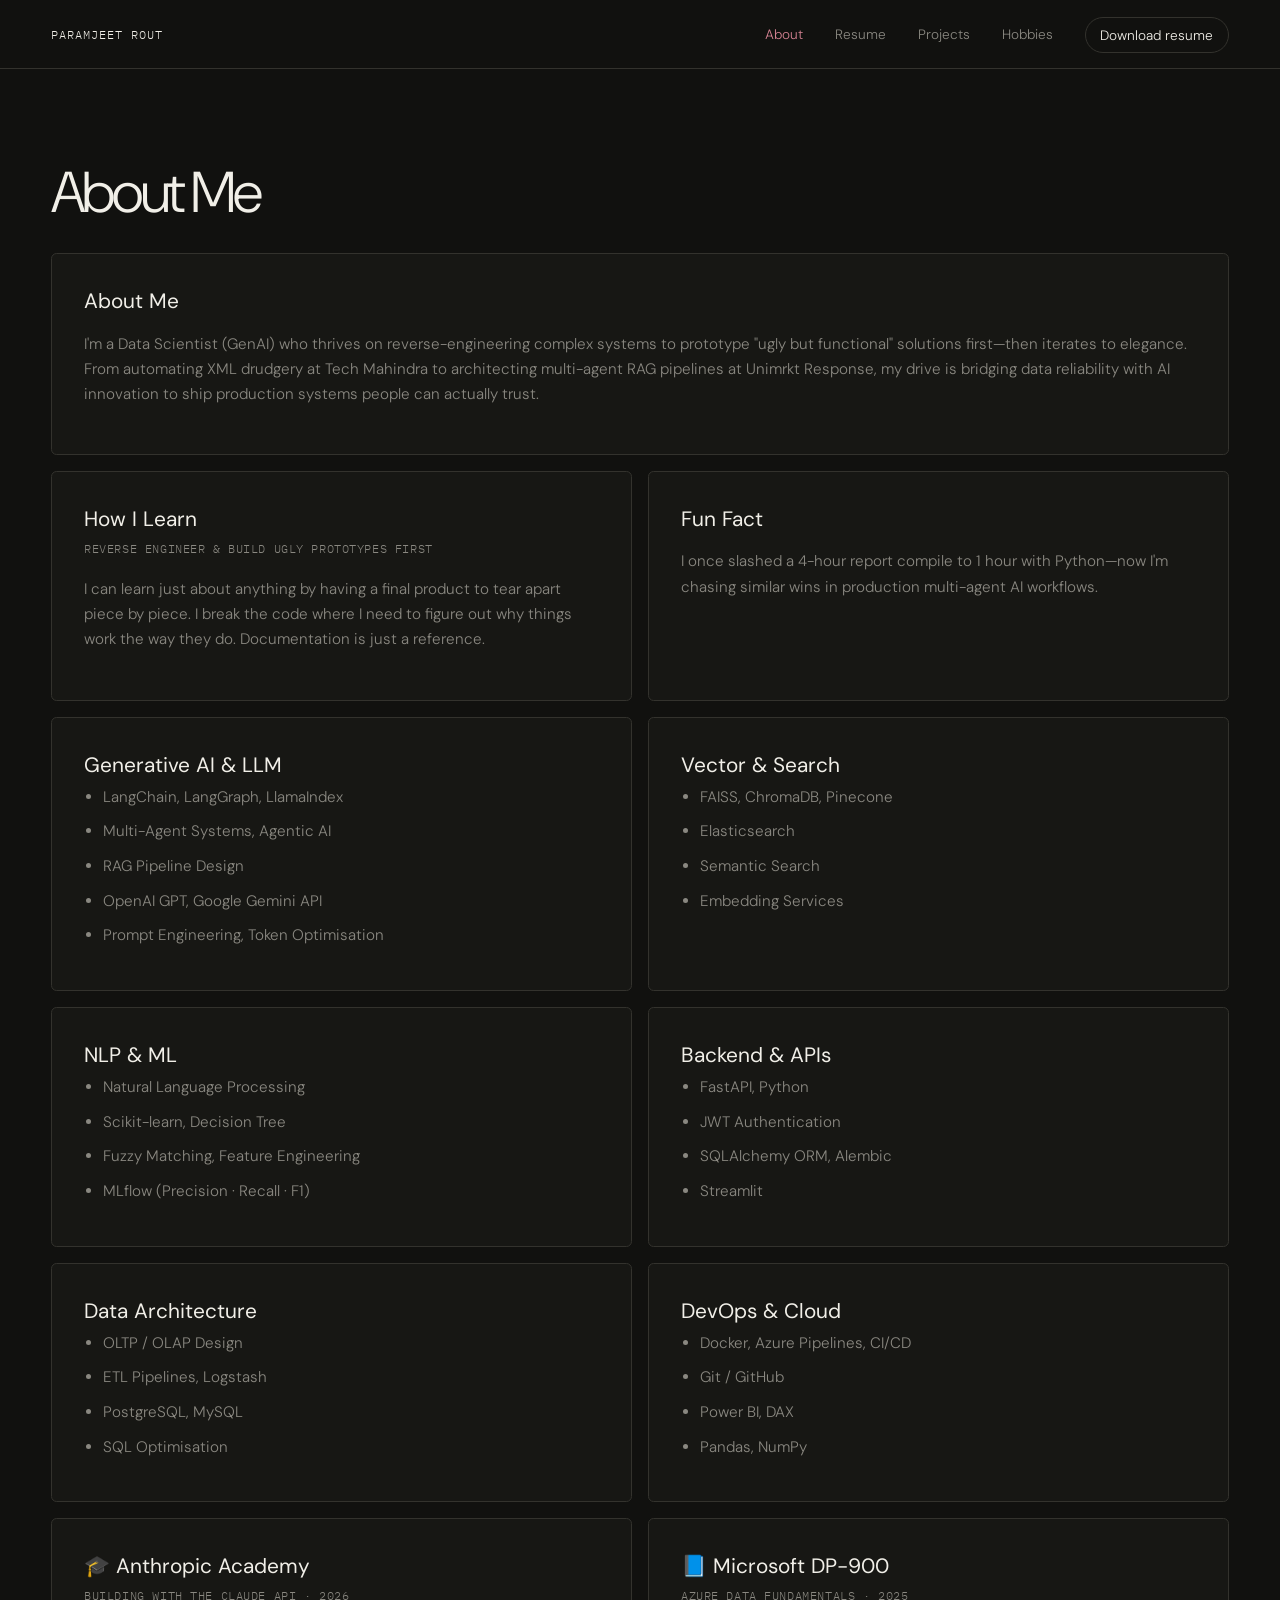
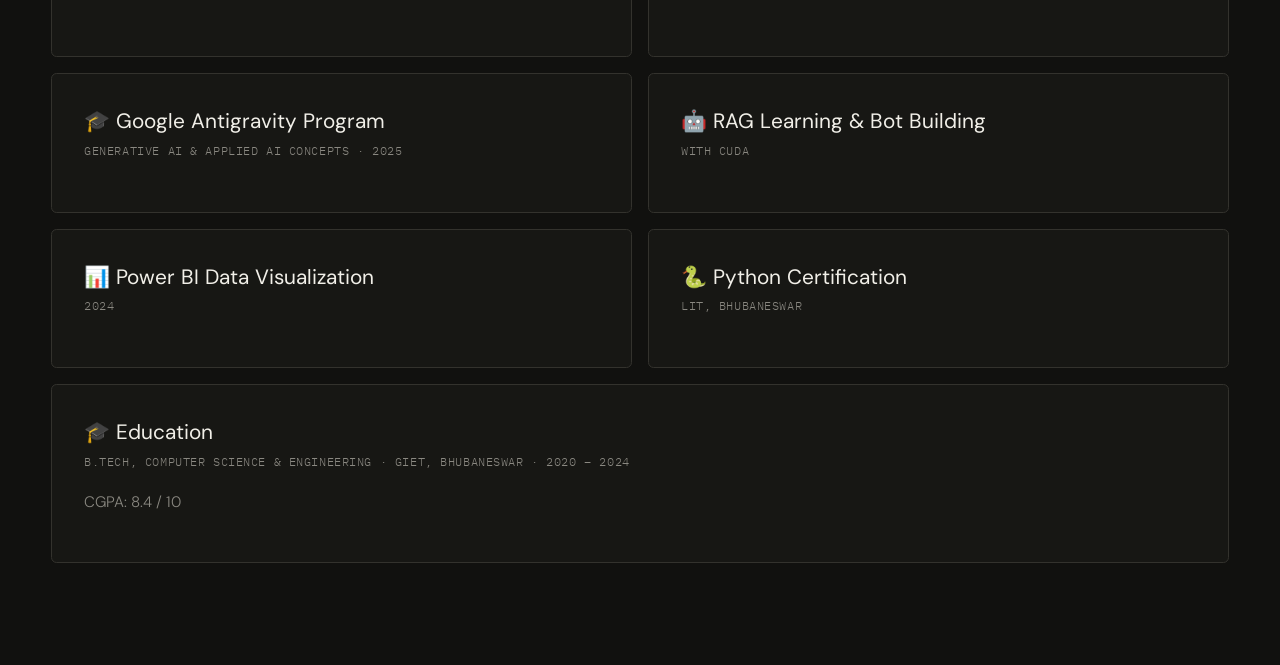
<file: about.html>
<!-- param/about.html -->

<!DOCTYPE html>
<html lang="en">
<head>
  <meta name="viewport" content="width=device-width, initial-scale=1.0" />
  <meta charset="UTF-8">
  <meta name="description" content="About Paramjeet Rout, a Data Scientist (GenAI) building reliable RAG, analytics, and automation systems.">
  <meta name="theme-color" content="#11110f">
  <meta property="og:type" content="website">
  <meta property="og:title" content="About Paramjeet Rout">
  <meta property="og:description" content="Generative AI, data engineering, analytics, and backend skills from Paramjeet Rout.">
  <meta property="og:image" content="og-card.png">
  <meta property="og:url" content="https://routparam12.github.io/param/about.html">
  <meta name="twitter:card" content="summary_large_image">
  <meta name="twitter:title" content="About Paramjeet Rout">
  <meta name="twitter:description" content="Generative AI, data engineering, analytics, and backend skills from Paramjeet Rout.">
  <meta name="twitter:image" content="og-card.png">
  <title>About - Paramjeet Rout</title>
  <link rel="icon" type="image/png" href="love.png">
  <link rel="preconnect" href="https://fonts.googleapis.com">
  <link rel="preconnect" href="https://fonts.gstatic.com" crossorigin>
  <link href="https://fonts.googleapis.com/css2?family=DM+Sans:wght@300;400;500;600&family=IBM+Plex+Mono:wght@400;500&display=swap" rel="stylesheet">
  <link rel="stylesheet" href="style.css" />
  <script defer src="theme.js"></script>
</head>

<body data-page="about">
  <div id="nav-placeholder"></div>

  <main>
    <header class="page-header">
      <h1>About Me</h1>
    </header>

    <div class="card-grid">

      <div class="info-card span-2">
        <h3>About Me</h3>
        <p>I'm a Data Scientist (GenAI) who thrives on reverse-engineering complex systems to prototype "ugly but functional" solutions first—then iterates to elegance. From automating XML drudgery at Tech Mahindra to architecting multi-agent RAG pipelines at Unimrkt Response, my drive is bridging data reliability with AI innovation to ship production systems people can actually trust.</p>
      </div>

      <div class="info-card">
        <h3>How I Learn</h3>
        <p class="card-meta">Reverse Engineer &amp; Build Ugly Prototypes First</p>
        <p>I can learn just about anything by having a final product to tear apart piece by piece. I break the code where I need to figure out why things work the way they do. Documentation is just a reference.</p>
      </div>

      <div class="info-card">
        <h3>Fun Fact</h3>
        <p>I once slashed a 4-hour report compile to 1 hour with Python—now I'm chasing similar wins in production multi-agent AI workflows.</p>
      </div>

      <div class="info-card">
        <h3>Generative AI &amp; LLM</h3>
        <ul>
          <li>LangChain, LangGraph, LlamaIndex</li>
          <li>Multi-Agent Systems, Agentic AI</li>
          <li>RAG Pipeline Design</li>
          <li>OpenAI GPT, Google Gemini API</li>
          <li>Prompt Engineering, Token Optimisation</li>
        </ul>
      </div>

      <div class="info-card">
        <h3>Vector &amp; Search</h3>
        <ul>
          <li>FAISS, ChromaDB, Pinecone</li>
          <li>Elasticsearch</li>
          <li>Semantic Search</li>
          <li>Embedding Services</li>
        </ul>
      </div>

      <div class="info-card">
        <h3>NLP &amp; ML</h3>
        <ul>
          <li>Natural Language Processing</li>
          <li>Scikit-learn, Decision Tree</li>
          <li>Fuzzy Matching, Feature Engineering</li>
          <li>MLflow (Precision · Recall · F1)</li>
        </ul>
      </div>

      <div class="info-card">
        <h3>Backend &amp; APIs</h3>
        <ul>
          <li>FastAPI, Python</li>
          <li>JWT Authentication</li>
          <li>SQLAlchemy ORM, Alembic</li>
          <li>Streamlit</li>
        </ul>
      </div>

      <div class="info-card">
        <h3>Data Architecture</h3>
        <ul>
          <li>OLTP / OLAP Design</li>
          <li>ETL Pipelines, Logstash</li>
          <li>PostgreSQL, MySQL</li>
          <li>SQL Optimisation</li>
        </ul>
      </div>

      <div class="info-card">
        <h3>DevOps &amp; Cloud</h3>
        <ul>
          <li>Docker, Azure Pipelines, CI/CD</li>
          <li>Git / GitHub</li>
          <li>Power BI, DAX</li>
          <li>Pandas, NumPy</li>
        </ul>
      </div>

      <div class="info-card">
        <h3>🎓 Anthropic Academy</h3>
        <p class="card-meta">Building with the Claude API · 2026</p>
      </div>

      <div class="info-card">
        <h3>📘 Microsoft DP-900</h3>
        <p class="card-meta">Azure Data Fundamentals · 2025</p>
      </div>

      <div class="info-card">
        <h3>🎓 Google Antigravity Program</h3>
        <p class="card-meta">Generative AI &amp; Applied AI Concepts · 2025</p>
      </div>

      <div class="info-card">
        <h3>🤖 RAG Learning &amp; Bot Building</h3>
        <p class="card-meta">With CUDA</p>
      </div>

      <div class="info-card">
        <h3>📊 Power BI Data Visualization</h3>
        <p class="card-meta">2024</p>
      </div>

      <div class="info-card">
        <h3>🐍 Python Certification</h3>
        <p class="card-meta">LIT, Bhubaneswar</p>
      </div>

      <div class="info-card span-2">
        <h3>🎓 Education</h3>
        <p class="card-meta">B.Tech, Computer Science &amp; Engineering · GIET, Bhubaneswar · 2020 – 2024</p>
        <p>CGPA: 8.4 / 10</p>
      </div>

    </div>
  </main>
</body>
</html>
</file>
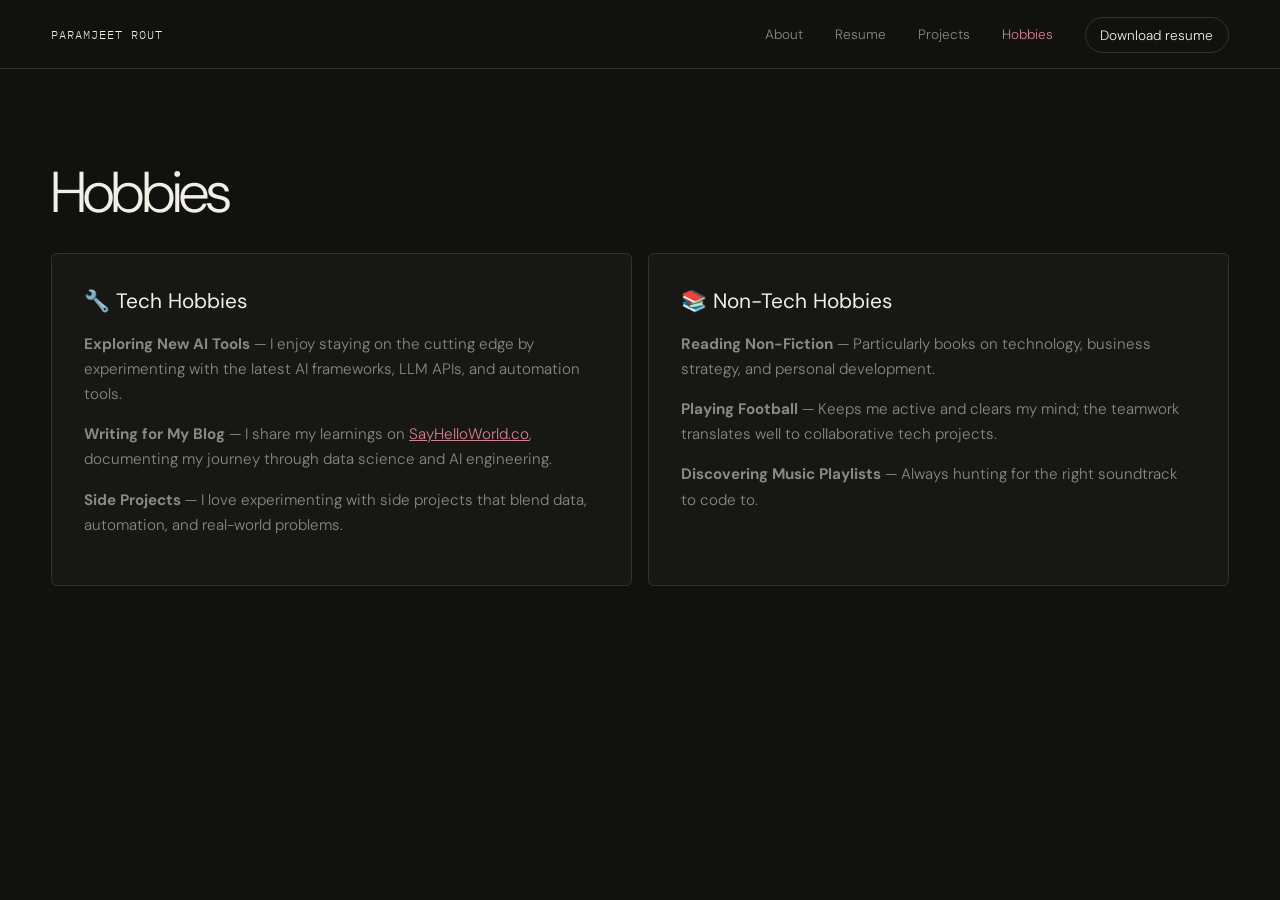
<file: hobbies.html>
<!-- param/hobbies.html -->

<!DOCTYPE html>
<html lang="en">
<head>
  <meta name="viewport" content="width=device-width, initial-scale=1.0" />
  <meta charset="UTF-8">
  <meta name="description" content="Hobbies and writing from Paramjeet Rout, including AI tools, side projects, non-fiction, football, and music.">
  <meta name="theme-color" content="#11110f">
  <meta property="og:type" content="website">
  <meta property="og:title" content="Hobbies - Paramjeet Rout">
  <meta property="og:description" content="The writing, learning habits, and non-work interests behind Paramjeet Rout.">
  <meta property="og:image" content="og-card.png">
  <meta property="og:url" content="https://routparam12.github.io/param/hobbies.html">
  <meta name="twitter:card" content="summary_large_image">
  <meta name="twitter:title" content="Hobbies - Paramjeet Rout">
  <meta name="twitter:description" content="The writing, learning habits, and non-work interests behind Paramjeet Rout.">
  <meta name="twitter:image" content="og-card.png">
  <title>Hobbies - Paramjeet Rout</title>
  <link rel="icon" type="image/png" href="love.png">
  <link rel="preconnect" href="https://fonts.googleapis.com">
  <link rel="preconnect" href="https://fonts.gstatic.com" crossorigin>
  <link href="https://fonts.googleapis.com/css2?family=DM+Sans:wght@300;400;500;600&family=IBM+Plex+Mono:wght@400;500&display=swap" rel="stylesheet">
  <link rel="stylesheet" href="style.css" />
  <script defer src="theme.js"></script>
</head>

<body data-page="hobbies">
  <div id="nav-placeholder"></div>

  <main>
    <header class="page-header">
      <h1>Hobbies</h1>
    </header>

    <div class="card-grid">

      <div class="info-card">
        <h3>🔧 Tech Hobbies</h3>
        <p><strong>Exploring New AI Tools</strong> — I enjoy staying on the cutting edge by experimenting with the latest AI frameworks, LLM APIs, and automation tools.</p>
        <p><strong>Writing for My Blog</strong> — I share my learnings on <a href="https://sayhelloworld.co" target="_blank" rel="noreferrer" style="color: var(--accent);">SayHelloWorld.co</a>, documenting my journey through data science and AI engineering.</p>
        <p><strong>Side Projects</strong> — I love experimenting with side projects that blend data, automation, and real-world problems.</p>
      </div>

      <div class="info-card">
        <h3>📚 Non-Tech Hobbies</h3>
        <p><strong>Reading Non-Fiction</strong> — Particularly books on technology, business strategy, and personal development.</p>
        <p><strong>Playing Football</strong> — Keeps me active and clears my mind; the teamwork translates well to collaborative tech projects.</p>
        <p><strong>Discovering Music Playlists</strong> — Always hunting for the right soundtrack to code to.</p>
      </div>

    </div>
  </main>
</body>
</html>
</file>
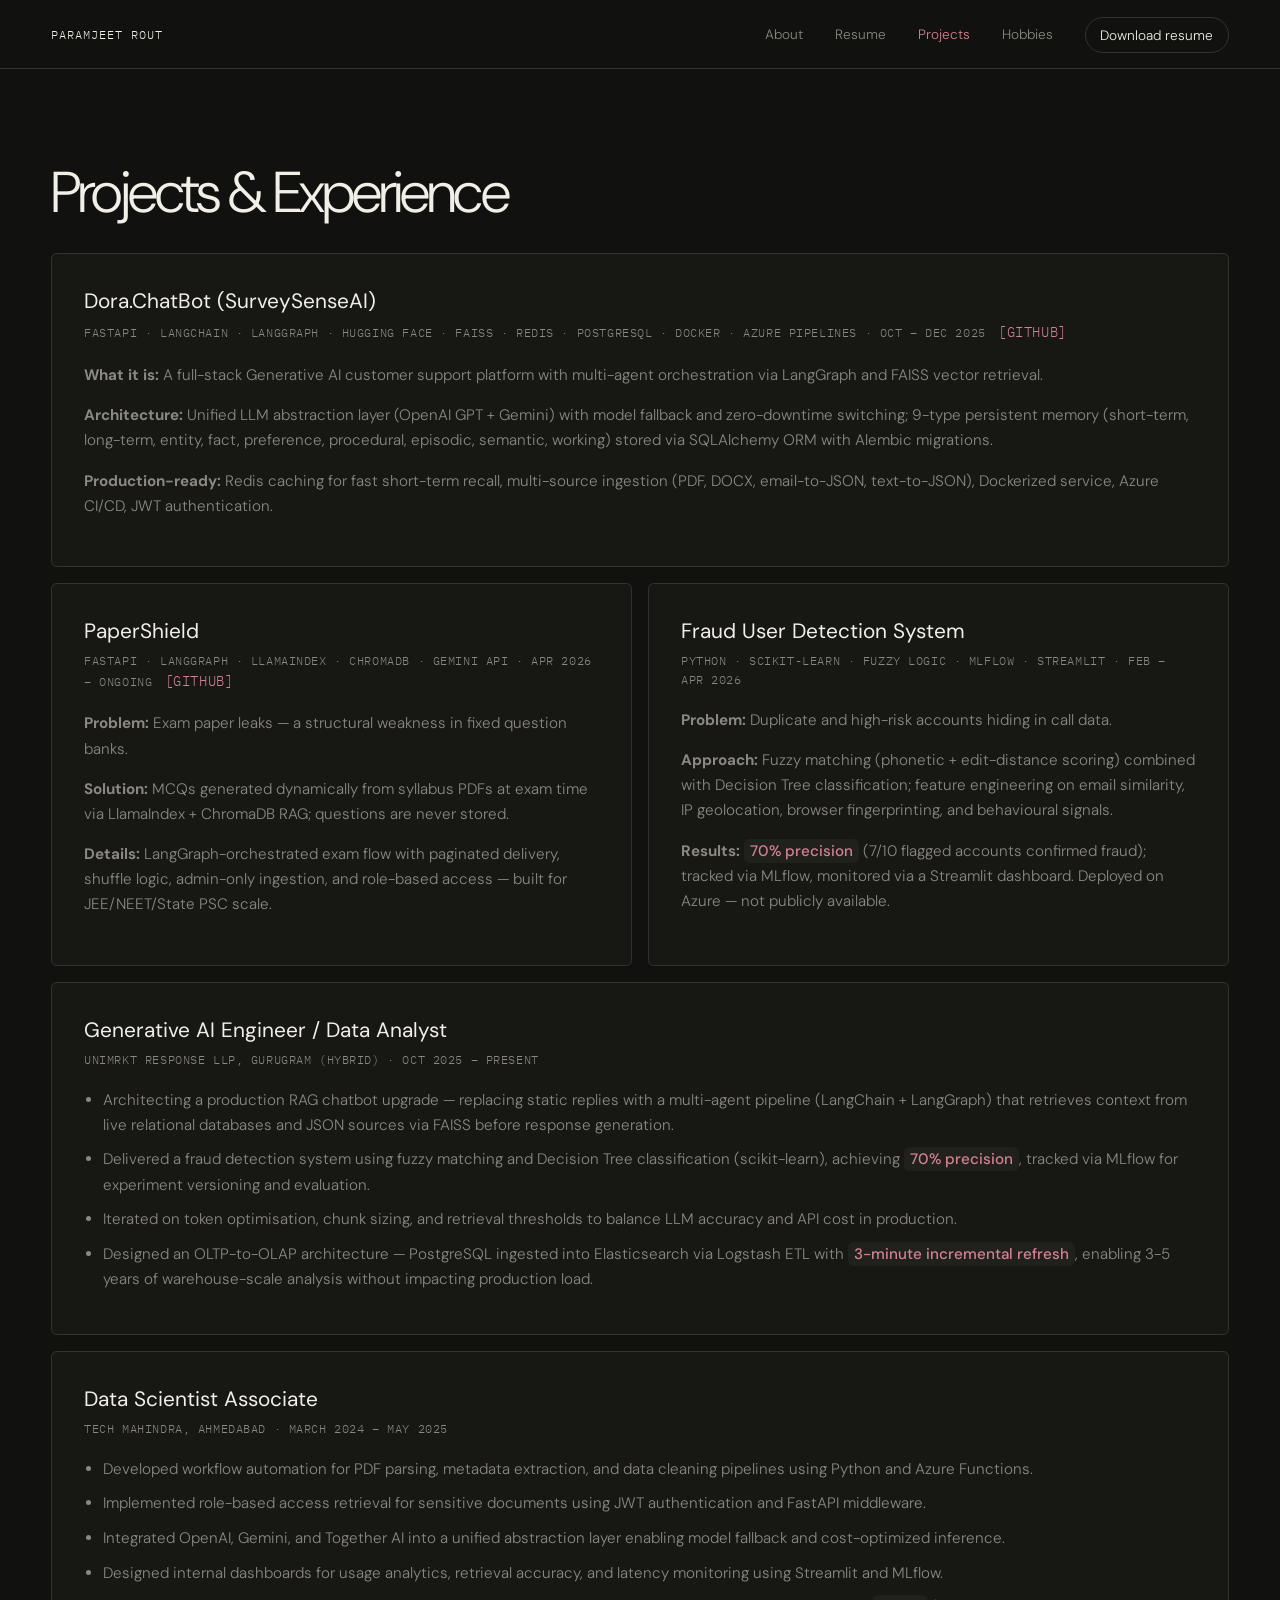
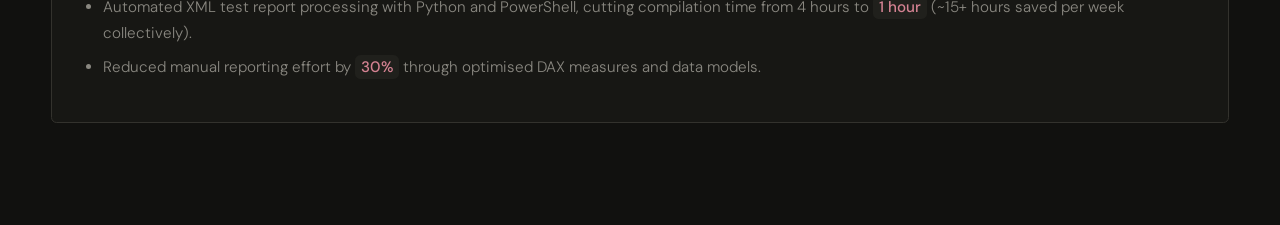
<file: projects.html>
<!-- param/projects.html -->

<!DOCTYPE html>
<html lang="en">
<head>
  <meta name="viewport" content="width=device-width, initial-scale=1.0" />
  <meta charset="UTF-8">
  <meta name="description" content="Projects and experience from Paramjeet Rout across production RAG, fraud detection, exam generation, analytics, and automation.">
  <meta name="theme-color" content="#11110f">
  <meta property="og:type" content="website">
  <meta property="og:title" content="Projects - Paramjeet Rout">
  <meta property="og:description" content="Selected Generative AI, applied ML, and analytics projects from Paramjeet Rout.">
  <meta property="og:image" content="og-card.png">
  <meta property="og:url" content="https://routparam12.github.io/param/projects.html">
  <meta name="twitter:card" content="summary_large_image">
  <meta name="twitter:title" content="Projects - Paramjeet Rout">
  <meta name="twitter:description" content="Selected Generative AI, applied ML, and analytics projects from Paramjeet Rout.">
  <meta name="twitter:image" content="og-card.png">
  <title>Projects & Experience - Paramjeet Rout</title>
  <link rel="icon" type="image/png" href="love.png">
  <link rel="preconnect" href="https://fonts.googleapis.com">
  <link rel="preconnect" href="https://fonts.gstatic.com" crossorigin>
  <link href="https://fonts.googleapis.com/css2?family=DM+Sans:wght@300;400;500;600&family=IBM+Plex+Mono:wght@400;500&display=swap" rel="stylesheet">
  <link rel="stylesheet" href="style.css" />
  <script defer src="theme.js"></script>
</head>

<body data-page="projects">
  <div id="nav-placeholder"></div>

  <main>
    <header class="page-header">
      <h1>Projects &amp; Experience</h1>
    </header>

    <div class="card-grid">

      <div class="info-card span-2">
        <h3>Dora.ChatBot (SurveySenseAI)</h3>
        <p class="card-meta">FastAPI · LangChain · LangGraph · Hugging Face · FAISS · Redis · PostgreSQL · Docker · Azure Pipelines · Oct – Dec 2025
          <a href="https://github.com/routparam12/Dora.ChatBot" class="project-link" target="_blank" rel="noreferrer">[GitHub]</a>
        </p>
        <p><strong>What it is:</strong> A full-stack Generative AI customer support platform with multi-agent orchestration via LangGraph and FAISS vector retrieval.</p>
        <p><strong>Architecture:</strong> Unified LLM abstraction layer (OpenAI GPT + Gemini) with model fallback and zero-downtime switching; 9-type persistent memory (short-term, long-term, entity, fact, preference, procedural, episodic, semantic, working) stored via SQLAlchemy ORM with Alembic migrations.</p>
        <p><strong>Production-ready:</strong> Redis caching for fast short-term recall, multi-source ingestion (PDF, DOCX, email-to-JSON, text-to-JSON), Dockerized service, Azure CI/CD, JWT authentication.</p>
      </div>

      <div class="info-card">
        <h3>PaperShield</h3>
        <p class="card-meta">FastAPI · LangGraph · LlamaIndex · ChromaDB · Gemini API · Apr 2026 – Ongoing
          <a href="https://github.com/routparam12/PaperShield-AI-Exam-Engine-for-Leak-Proof-Assessments" class="project-link" target="_blank" rel="noreferrer">[GitHub]</a>
        </p>
        <p><strong>Problem:</strong> Exam paper leaks — a structural weakness in fixed question banks.</p>
        <p><strong>Solution:</strong> MCQs generated dynamically from syllabus PDFs at exam time via LlamaIndex + ChromaDB RAG; questions are never stored.</p>
        <p><strong>Details:</strong> LangGraph-orchestrated exam flow with paginated delivery, shuffle logic, admin-only ingestion, and role-based access — built for JEE/NEET/State PSC scale.</p>
      </div>

      <div class="info-card">
        <h3>Fraud User Detection System</h3>
        <p class="card-meta">Python · Scikit-learn · Fuzzy Logic · MLflow · Streamlit · Feb – Apr 2026</p>
        <p><strong>Problem:</strong> Duplicate and high-risk accounts hiding in call data.</p>
        <p><strong>Approach:</strong> Fuzzy matching (phonetic + edit-distance scoring) combined with Decision Tree classification; feature engineering on email similarity, IP geolocation, browser fingerprinting, and behavioural signals.</p>
        <p><strong>Results:</strong> <span class="metric-highlight">70% precision</span> (7/10 flagged accounts confirmed fraud); tracked via MLflow, monitored via a Streamlit dashboard. Deployed on Azure — not publicly available.</p>
      </div>

      <div class="info-card span-2">
        <h3>Generative AI Engineer / Data Analyst</h3>
        <p class="card-meta">Unimrkt Response LLP, Gurugram (Hybrid) · Oct 2025 – Present</p>
        <ul>
          <li>Architecting a production RAG chatbot upgrade — replacing static replies with a multi-agent pipeline (LangChain + LangGraph) that retrieves context from live relational databases and JSON sources via FAISS before response generation.</li>
          <li>Delivered a fraud detection system using fuzzy matching and Decision Tree classification (scikit-learn), achieving <span class="metric-highlight">70% precision</span>, tracked via MLflow for experiment versioning and evaluation.</li>
          <li>Iterated on token optimisation, chunk sizing, and retrieval thresholds to balance LLM accuracy and API cost in production.</li>
          <li>Designed an OLTP-to-OLAP architecture — PostgreSQL ingested into Elasticsearch via Logstash ETL with <span class="metric-highlight">3-minute incremental refresh</span>, enabling 3-5 years of warehouse-scale analysis without impacting production load.</li>
        </ul>
      </div>

      <div class="info-card span-2">
        <h3>Data Scientist Associate</h3>
        <p class="card-meta">Tech Mahindra, Ahmedabad · March 2024 – May 2025</p>
        <ul>
          <li>Developed workflow automation for PDF parsing, metadata extraction, and data cleaning pipelines using Python and Azure Functions.</li>
          <li>Implemented role-based access retrieval for sensitive documents using JWT authentication and FastAPI middleware.</li>
          <li>Integrated OpenAI, Gemini, and Together AI into a unified abstraction layer enabling model fallback and cost-optimized inference.</li>
          <li>Designed internal dashboards for usage analytics, retrieval accuracy, and latency monitoring using Streamlit and MLflow.</li>
          <li>Automated XML test report processing with Python and PowerShell, cutting compilation time from 4 hours to <span class="metric-highlight">1 hour</span> (~15+ hours saved per week collectively).</li>
          <li>Reduced manual reporting effort by <span class="metric-highlight">30%</span> through optimised DAX measures and data models.</li>
        </ul>
      </div>

    </div>
  </main>
</body>
</html>
</file>
<file: style.css>
/* param/style.css */

:root {
  --bg: #11110f;
  --surface: #171714;
  --surface-2: #20201c;
  --text: #f1efe8;
  --muted: #8a8881;
  --line: #33322d;
  --accent: #d48292;
  --green: #9dff8e;
  --paper: #dfd7ca;
  --ink: #171714;
  --pad: clamp(1.25rem, 4vw, 5rem);
  --radius: 0.35rem;
  --font: "DM Sans", Arial, sans-serif;
}

* { box-sizing: border-box; }
html { scroll-behavior: smooth; }
body {
  margin: 0;
  background: var(--bg);
  color: var(--text);
  font-family: var(--font);
  font-weight: 300;
  line-height: 1.45;
  overflow-x: hidden;
}
body.light-mode { --bg:#e7e0d5; --surface:#d9d1c5; --surface-2:#cfc4b5; --text:#151512; --muted:#68645d; --line:#bcb3a5; --accent:#a73c53; }
body.serif-mode { --font: Georgia, "Times New Roman", serif; }
a { color: inherit; }
button { font: inherit; }
img { display: block; max-width: 100%; }
::selection { background: var(--accent); color: white; }
.skip-link { position: fixed; left: 1rem; top: -4rem; z-index: 100; background: white; color: black; padding: .8rem 1rem; transition: top .2s; }
.skip-link:focus { top: 1rem; }

.hero { min-height: 100svh; display: grid; grid-template-columns: 1fr 1fr; border-bottom: 1px solid var(--line); }
.hero-copy { padding: clamp(2rem, 6vw, 5rem); display: flex; flex-direction: column; justify-content: space-between; min-width: 0; }
.availability { width: fit-content; padding: .45rem .8rem; border-radius: 4rem; background: #050505; color: #c7c5bf; font-size: .7rem; text-decoration: none; display: flex; align-items: center; gap: .55rem; }
.status-dot { width: .46rem; height: .46rem; border-radius: 50%; background: var(--green); box-shadow: 0 0 0 .2rem rgba(157,255,142,.08); animation: pulse 2s infinite; }
@keyframes pulse { 50% { box-shadow: 0 0 0 .5rem rgba(157,255,142,0); } }
.hero-main { margin: 4rem 0 3rem; max-width: 38rem; }
.eyebrow, .section-label, .project-tech, .experience-list span, .footer-bottom { font-family: "IBM Plex Mono", monospace; text-transform: uppercase; letter-spacing: .08em; font-size: .67rem; }
.eyebrow { color: var(--accent); margin: 0 0 1.5rem; }
h1 { max-width: 36rem; margin: 0; font-size: clamp(2.65rem, 4vw, 4.6rem); font-weight: 300; letter-spacing: -.055em; line-height: .98; }
h1 em { font-weight: 300; color: var(--accent); }
.hero-intro { color: var(--muted); max-width: 33rem; font-size: clamp(1rem, 1.45vw, 1.25rem); margin: 2rem 0; }
.hero-actions { display: flex; flex-wrap: wrap; gap: .8rem; align-items: center; }
.pill-button { display: inline-flex; align-items: center; justify-content: space-between; gap: 3rem; min-width: 12rem; background: var(--text); color: var(--bg); border-radius: 4rem; padding: 1rem 1.4rem; text-decoration: none; font-weight: 500; transition: transform .25s, background .25s; }
.pill-button:hover { transform: translateY(-3px); background: var(--accent); color: white; }
.pill-button-secondary { background: transparent; color: var(--text); box-shadow: inset 0 0 0 1px var(--line); }
.hero-links { color: var(--muted); font-size: .76rem; line-height: 1.5; margin: 0; }
.hero-links a { color: var(--accent); text-underline-offset: .18rem; }
.hero-portrait { position: relative; min-height: 40rem; background: #b6ab9f; overflow: hidden; }
.hero-portrait::after { content:""; position:absolute; inset:0; background: linear-gradient(to top, rgba(0,0,0,.35), transparent 40%); pointer-events:none; }
.hero-portrait img { width: 100%; height: 100%; object-fit: cover; filter: saturate(.72) contrast(.95); transform: scale(1.015); }
.portrait-label { position: absolute; z-index: 2; left: 1.5rem; right: 1.5rem; bottom: 1.2rem; display: flex; justify-content: space-between; font-family: "IBM Plex Mono", monospace; font-size: .62rem; letter-spacing: .08em; color: white; text-transform: uppercase; }

main { overflow: hidden; }
section, footer { padding-left: var(--pad); padding-right: var(--pad); }
.section-grid { display: grid; grid-template-columns: minmax(10rem, .7fr) minmax(20rem, 1.3fr) minmax(10rem, .5fr); gap: clamp(2rem, 5vw, 6rem); }
.overview { padding-top: clamp(6rem, 12vw, 12rem); padding-bottom: clamp(6rem, 12vw, 12rem); }
.section-label { color: var(--muted); margin: .5rem 0; }
h2 { margin: 0; font-size: clamp(2.25rem, 4.5vw, 5.2rem); font-weight: 300; letter-spacing: -.055em; line-height: .98; }
.overview h2 { font-size: clamp(2rem, 3.4vw, 4rem); }
.overview-copy { max-width: 39rem; }
.overview-copy p { font-size: clamp(1.2rem, 2vw, 1.8rem); line-height: 1.28; margin: 0 0 1.5rem; }
.overview-copy p + p { color: var(--muted); }
.text-link { display: inline-flex; justify-content: space-between; gap: 4rem; padding: .8rem 0; border-bottom: 1px solid var(--text); text-decoration: none; margin-top: 1rem; min-width: 11rem; }
.live-meta { display: flex; flex-direction: column; align-items: flex-end; color: var(--muted); font-family: "IBM Plex Mono", monospace; font-size: .7rem; text-transform: uppercase; }
.live-meta time { color: var(--text); margin-top: .4rem; }

.statement { min-height: 80vh; padding-top: clamp(6rem, 12vw, 11rem); padding-bottom: 2rem; background: var(--paper); color: var(--ink); display: flex; flex-direction: column; justify-content: space-between; }
.statement > p { margin: 0; max-width: 80rem; font-size: clamp(2.5rem, 6vw, 7.5rem); line-height: .95; letter-spacing: -.065em; }
.statement-meta { display: flex; justify-content: space-between; margin-top: 6rem; padding-top: 1rem; border-top: 1px solid rgba(0,0,0,.3); font-family: "IBM Plex Mono", monospace; font-size: .65rem; letter-spacing: .06em; }

.capability { padding-top: clamp(5rem, 9vw, 9rem); padding-bottom: clamp(5rem, 9vw, 9rem); align-items: end; border-bottom: 1px solid var(--line); }
.capability h3, .project-copy h3 { margin: 0 0 1.2rem; font-size: clamp(2rem, 3.2vw, 3.8rem); line-height: 1; letter-spacing: -.045em; font-weight: 300; }
.capability p:not(.section-label) { max-width: 37rem; color: var(--muted); font-size: 1.05rem; }
.metric { border-left: 1px solid var(--line); padding-left: 2rem; display: flex; flex-direction: column; }
.metric strong { font-size: clamp(2.6rem, 5vw, 5.5rem); font-weight: 300; line-height: .9; color: var(--accent); letter-spacing: -.06em; }
.metric span { color: var(--muted); font-size: .72rem; margin-top: .8rem; }
.marquee { overflow: hidden; border-top: 1px solid var(--line); border-bottom: 1px solid var(--line); padding: 1.2rem 0; color: var(--muted); }
.marquee-track { width: max-content; display: flex; align-items: center; gap: 2rem; animation: marquee 28s linear infinite; }
.marquee span { font-size: 1.05rem; }
.marquee i { color: var(--accent); font-style: normal; }
.marquee-reverse .marquee-track { animation-direction: reverse; }
@keyframes marquee { to { transform: translateX(-50%); } }

.projects { padding-top: clamp(7rem, 12vw, 12rem); padding-bottom: clamp(7rem, 12vw, 12rem); }
.section-heading { margin-bottom: clamp(4rem, 8vw, 8rem); }
.section-heading > :nth-child(2) { grid-column: 2 / 4; }
.section-heading > h2 { grid-column: 2 / 4; max-width: 60rem; }
.section-heading p:not(.section-label) { color: var(--muted); max-width: 38rem; font-size: 1.05rem; }
.project-grid { display: grid; grid-template-columns: repeat(2, 1fr); gap: 1rem; }
.project-card { min-height: 42rem; display: grid; grid-template-rows: 1.35fr 1fr; background: var(--surface); color: var(--text); text-decoration: none; overflow: hidden; border-radius: var(--radius); }
.project-card:nth-child(3) { grid-column: 1 / -1; grid-template-columns: 1.1fr .9fr; grid-template-rows: none; min-height: 34rem; }
.project-art { position: relative; overflow: hidden; min-height: 20rem; }
.project-rag .project-art { background: radial-gradient(circle at 50% 50%, #bb93d4, #5e3973 45%, #22142b 72%); }
.orb { position: absolute; border: 1px solid rgba(255,255,255,.5); border-radius: 50%; }
.orb-one { width: 13rem; height: 13rem; left: calc(50% - 6.5rem); top: calc(50% - 6.5rem); box-shadow: 0 0 4rem rgba(255,255,255,.2), inset 0 0 3rem rgba(255,255,255,.16); }
.orb-two { width: 20rem; height: 20rem; left: calc(50% - 10rem); top: calc(50% - 10rem); border-style: dashed; animation: spin 22s linear infinite; }
@keyframes spin { to { transform: rotate(360deg); } }
.chat-line { position: absolute; width: 7rem; height: .55rem; left: calc(50% - 3.5rem); top: calc(50% - .8rem); background: rgba(255,255,255,.85); border-radius: 1rem; }
.chat-line.short { width: 4.5rem; top: calc(50% + .5rem); }
.project-gender .project-art { background: #d37d8e; }
.name-cloud { position:absolute; inset:0; display:flex; align-content:center; justify-content:center; flex-wrap:wrap; gap:.5rem; padding:3rem; transform:rotate(-7deg) scale(1.2); }
.name-cloud span { padding:.65rem 1.1rem; border:1px solid rgba(255,255,255,.5); border-radius:5rem; font-size:clamp(1rem,2vw,1.6rem); color:#fff; background:rgba(255,255,255,.1); backdrop-filter:blur(4px); }
.project-churn .project-art { background: #bedf6d; display:flex; align-items:flex-end; justify-content:center; gap:clamp(.8rem,2vw,2rem); padding:4rem; }
.chart-art span { width:8%; height:var(--h); background:#1e3215; border-radius:8rem 8rem 0 0; transition:height .45s cubic-bezier(.2,.8,.2,1); }
.project-card:hover .chart-art span { height:calc(var(--h) * .85); }
.project-copy { position:relative; padding:clamp(1.5rem,3.5vw,3rem); }
.project-number { position:absolute; right:2rem; top:2rem; color:var(--muted); font-family:"IBM Plex Mono",monospace; font-size:.68rem; }
.project-copy h3 { max-width:80%; font-size:clamp(1.8rem,3vw,3.2rem); }
.project-copy p { color:var(--muted); max-width:34rem; }
.project-tech { display:block; color:var(--accent); margin-top:2rem; }
.project-open { display:inline-block; margin-top:2rem; padding-bottom:.3rem; border-bottom:1px solid currentColor; font-size:.82rem; }
.project-card:hover .project-open { color:var(--accent); }

.experience { padding-top:clamp(7rem,12vw,12rem); padding-bottom:clamp(7rem,12vw,12rem); background:var(--surface); }
.experience-list { border-top:1px solid var(--line); }
.experience-list article { display:grid; grid-template-columns:.8fr 1.2fr; gap:clamp(2rem,6vw,8rem); padding:3rem 0; border-bottom:1px solid var(--line); }
.experience-list span { color:var(--accent); }
.experience-list h3 { font-size:clamp(1.6rem,3vw,3rem); font-weight:300; letter-spacing:-.04em; margin:.8rem 0 0; }
.experience-list p, .experience-list li { color:var(--muted); }
.experience-list ul { margin:0; padding-left:1.2rem; max-width:45rem; }
.experience-list li { margin-bottom:1rem; }

.faq { padding-top:clamp(7rem,12vw,12rem); padding-bottom:clamp(7rem,12vw,12rem); }
.faq-list { max-width:75rem; margin-left:auto; border-top:1px solid var(--line); }
.faq details { border-bottom:1px solid var(--line); }
.faq summary { display:grid; grid-template-columns:4rem 1fr auto; gap:1rem; align-items:center; padding:1.7rem 0; cursor:pointer; list-style:none; font-size:clamp(1.1rem,2vw,1.7rem); }
.faq summary::-webkit-details-marker { display:none; }
.faq summary span { color:var(--accent); font-family:"IBM Plex Mono",monospace; font-size:.68rem; }
.faq summary b { font-size:1.7rem; font-weight:300; transition:transform .25s; }
.faq details[open] summary b { transform:rotate(45deg); }
.faq details div { max-width:52rem; margin:0 0 2rem 5rem; color:var(--muted); font-size:1.05rem; }
.faq details div p { margin:0; }

.play { padding-top:clamp(7rem,12vw,12rem); padding-bottom:clamp(7rem,12vw,12rem); background:var(--paper); color:var(--ink); }
.play .section-label, .play .section-heading p:not(.section-label) { color:#6e675e; }
.play-grid { display:grid; grid-template-columns:1fr 1fr; gap:1rem; }
.play-card { min-height:16rem; border:1px solid rgba(0,0,0,.2); background:transparent; color:inherit; display:grid; grid-template-columns:auto 1fr auto; align-items:end; gap:2rem; padding:2rem; text-align:left; cursor:pointer; transition:background .25s,color .25s; }
.play-card:hover { background:var(--ink); color:var(--paper); }
.play-icon { font-size:clamp(3rem,7vw,7rem); line-height:.7; letter-spacing:-.08em; }
.play-card b { display:block; font-size:1.4rem; font-weight:400; }
.play-card small { display:block; max-width:19rem; margin-top:.5rem; opacity:.65; }
.play-card > i { font-style:normal; font-size:1.5rem; }
.palette { display:grid; grid-template-columns:1fr 1fr; width:5.5rem; height:5.5rem; border-radius:50%; overflow:hidden; transform:rotate(20deg); }
.palette i:nth-child(1){background:#d48292}.palette i:nth-child(2){background:#11110f}.palette i:nth-child(3){background:#bedf6d}.palette i:nth-child(4){background:#f1efe8}

footer { min-height:72vh; padding-top:clamp(6rem,10vw,10rem); padding-bottom:2rem; display:flex; flex-direction:column; justify-content:space-between; }
.footer-top p { margin:0 0 3rem; color:var(--muted); font-size:clamp(2rem,5vw,5rem); line-height:1; letter-spacing:-.05em; }
.footer-top a { display:flex; justify-content:space-between; align-items:end; text-decoration:none; border-bottom:1px solid var(--text); padding-bottom:1rem; font-size:clamp(4rem,13vw,13rem); line-height:.8; letter-spacing:-.08em; }
.footer-top a span { font-size:clamp(2rem,5vw,5rem); }
.footer-bottom { display:flex; justify-content:space-between; padding-top:5rem; color:var(--muted); }
.footer-bottom a { text-decoration:none; }

.reveal { opacity:0; transform:translateY(2rem); transition:opacity .8s ease, transform .8s ease; }
.reveal.visible { opacity:1; transform:none; }

@media (max-width: 800px) {
  .hero { grid-template-columns:1fr; }
  .hero-copy { min-height:88svh; order:2; }
  .hero-portrait { min-height:72svh; order:1; }
  .hero-main { margin-top:6rem; }
  .section-grid { grid-template-columns:1fr; gap:2rem; }
  .section-grid > * { grid-column:auto !important; }
  .live-meta { align-items:flex-start; }
  .metric { border-left:0; padding:2rem 0 0; border-top:1px solid var(--line); }
  .project-grid { grid-template-columns:1fr; }
  .project-card:nth-child(3) { grid-column:auto; grid-template-columns:1fr; grid-template-rows:1.35fr 1fr; min-height:42rem; }
  .experience-list article { grid-template-columns:1fr; }
  .faq-list { margin-left:0; }
  .play-grid { grid-template-columns:1fr; }
  .footer-top a { font-size:clamp(3.4rem,16vw,7rem); }
}

@media (max-width: 480px) {
  .hero-copy { padding:1.4rem; }
  .hero-portrait { min-height:60svh; }
  h1 { font-size:2.85rem; }
  .statement { min-height:70vh; }
  .statement-meta { flex-direction:column; gap:.4rem; }
  .project-card { min-height:36rem; }
  .faq summary { grid-template-columns:2rem 1fr auto; }
  .faq details div { margin-left:3rem; }
  .play-card { grid-template-columns:1fr auto; }
  .play-card > span:nth-child(2) { grid-column:1 / -1; }
  .footer-bottom { flex-direction:column; gap:1rem; }
}

@media (prefers-reduced-motion: reduce) {
  html { scroll-behavior:auto; }
  *, *::before, *::after { animation-duration:.01ms !important; animation-iteration-count:1 !important; transition-duration:.01ms !important; }
  .reveal { opacity:1; transform:none; }
}

/* --- Subpages Layout & Header --- */
.main-header {
  display: flex;
  justify-content: space-between;
  align-items: center;
  padding: 2rem var(--pad);
  margin-bottom: 2rem;
  flex-wrap: wrap;
}

.welcome-text {
  margin: 0;
  font-size: 2.2em;
  color: var(--text);
  font-weight: 500;
}

.top-nav {
  display: flex;
  gap: 2rem;
  align-items: center;
  flex-wrap: wrap;
}

.top-nav-link {
  color: var(--muted);
  text-decoration: none;
  font-size: 1.1em;
  font-weight: 500;
  padding: 8px 0;
  position: relative;
  transition: color 0.3s ease;
}

.top-nav-link:hover {
  color: var(--text);
}

.top-nav-link::after {
  content: '';
  position: absolute;
  bottom: 4px;
  left: 0;
  width: 0;
  height: 2px;
  background-color: var(--accent);
  transition: width 0.3s ease;
}

.top-nav-link:hover::after {
  width: 100%;
}

.container {
  display: grid;
  grid-template-columns: repeat(2, 1fr);
  gap: 1.5rem;
  padding: 2rem var(--pad);
  max-width: 1200px;
  margin: 0 auto;
}

.sub-container {
  background-color: var(--surface);
  border-radius: var(--radius);
  padding: 2rem;
  border: 1px solid var(--line);
  transition: transform 0.3s ease, box-shadow 0.3s ease;
}

.sub-container:hover {
  transform: translateY(-3px);
  box-shadow: 0 8px 20px rgba(0, 0, 0, 0.2);
}

.sub-container hr {
  border: none;
  border-top: 1px solid var(--line);
  margin: 1.5rem 0;
}

.sub-container h3 {
  color: var(--accent);
  margin-bottom: 1rem;
  margin-top: 0;
  font-size: 1.5rem;
}

.sub-container h4 {
  color: var(--accent);
  margin-top: 1.5rem;
  margin-bottom: 0.5rem;
}

.sub-container ul {
  line-height: 1.8;
  padding-left: 1.5rem;
}

.metric-highlight {
  background-color: var(--surface-2);
  color: var(--green);
  padding: 2px 6px;
  border-radius: var(--radius);
  font-weight: bold;
}

.project-link {
  color: var(--accent);
  text-decoration: none;
  margin: 0 8px;
}

.project-link:hover {
  text-decoration: underline;
}

@media only screen and (max-width: 768px) {
  .container {
    grid-template-columns: 1fr;
  }
  
  .main-header {
    flex-direction: column;
    align-items: flex-start;
    gap: 15px;
  }

  .top-nav {
    width: 100%;
    justify-content: flex-start;
    gap: 20px;
  }
}


/* ============================================
   SUBPAGE COMPONENTS (about / projects / hobbies)
   Reuses existing --bg, --surface, --line, --accent,
   --muted, --pad, --radius tokens already in :root.
   Append this block to the end of style.css.
   ============================================ */

.site-nav {
  display: flex;
  justify-content: space-between;
  align-items: center;
  padding: 1.4rem var(--pad);
  border-bottom: 1px solid var(--line);
  position: sticky;
  top: 0;
  background: var(--bg);
  z-index: 10;
}
.site-nav .logo-link {
  font-family: "IBM Plex Mono", monospace;
  font-size: .78rem;
  letter-spacing: .08em;
  text-decoration: none;
  color: var(--text);
}
.site-nav ul { display: flex; gap: 2rem; list-style: none; margin: 0; padding: 0; flex-wrap: wrap; }
.site-nav a { text-decoration: none; color: var(--muted); font-size: .85rem; transition: color .2s; }
.site-nav a:hover, .site-nav a.active { color: var(--accent); }
.site-nav .nav-cta { color: var(--text); border: 1px solid var(--line); border-radius: 999px; padding: .55rem .9rem; }
.site-nav .nav-cta:hover { border-color: var(--accent); color: var(--accent); }

.page-header { padding: clamp(3rem, 8vw, 6rem) var(--pad) 2rem; }
.page-header h1 {
  margin: 0;
  font-size: clamp(2.25rem, 4.5vw, 4rem);
  font-weight: 300;
  letter-spacing: -.05em;
}

.card-grid {
  display: grid;
  grid-template-columns: repeat(2, 1fr);
  gap: 1rem;
  padding: 0 var(--pad) clamp(4rem, 8vw, 8rem);
  max-width: 80rem;
  margin: 0 auto;
}
.info-card {
  background: var(--surface);
  border: 1px solid var(--line);
  border-radius: var(--radius);
  padding: 2rem;
  transition: transform .25s, border-color .25s;
}
.info-card:hover { transform: translateY(-4px); border-color: var(--accent); }
.info-card h3 { margin: 0 0 .3rem; font-size: 1.3rem; font-weight: 400; color: var(--text); }
.info-card .card-meta {
  font-family: "IBM Plex Mono", monospace;
  color: var(--muted);
  font-size: .72rem;
  text-transform: uppercase;
  letter-spacing: .05em;
  margin: 0 0 1.2rem;
}
.info-card p, .info-card li { color: var(--muted); font-size: .95rem; line-height: 1.65; }
.info-card p + p { margin-top: .8rem; }
.info-card ul { margin: 0; padding-left: 1.2rem; }
.info-card li { margin-bottom: .6rem; }
.info-card .metric-highlight { color: var(--accent); font-weight: 500; }
.info-card .project-link { color: var(--accent); text-decoration: none; margin-left: .3rem; font-size: .85rem; }
.info-card .project-link:hover { text-decoration: underline; }
.info-card.span-2 { grid-column: 1 / -1; }

@media (max-width: 800px) {
  .card-grid { grid-template-columns: 1fr; }
  .site-nav ul { gap: 1.2rem; }
}
</file>
